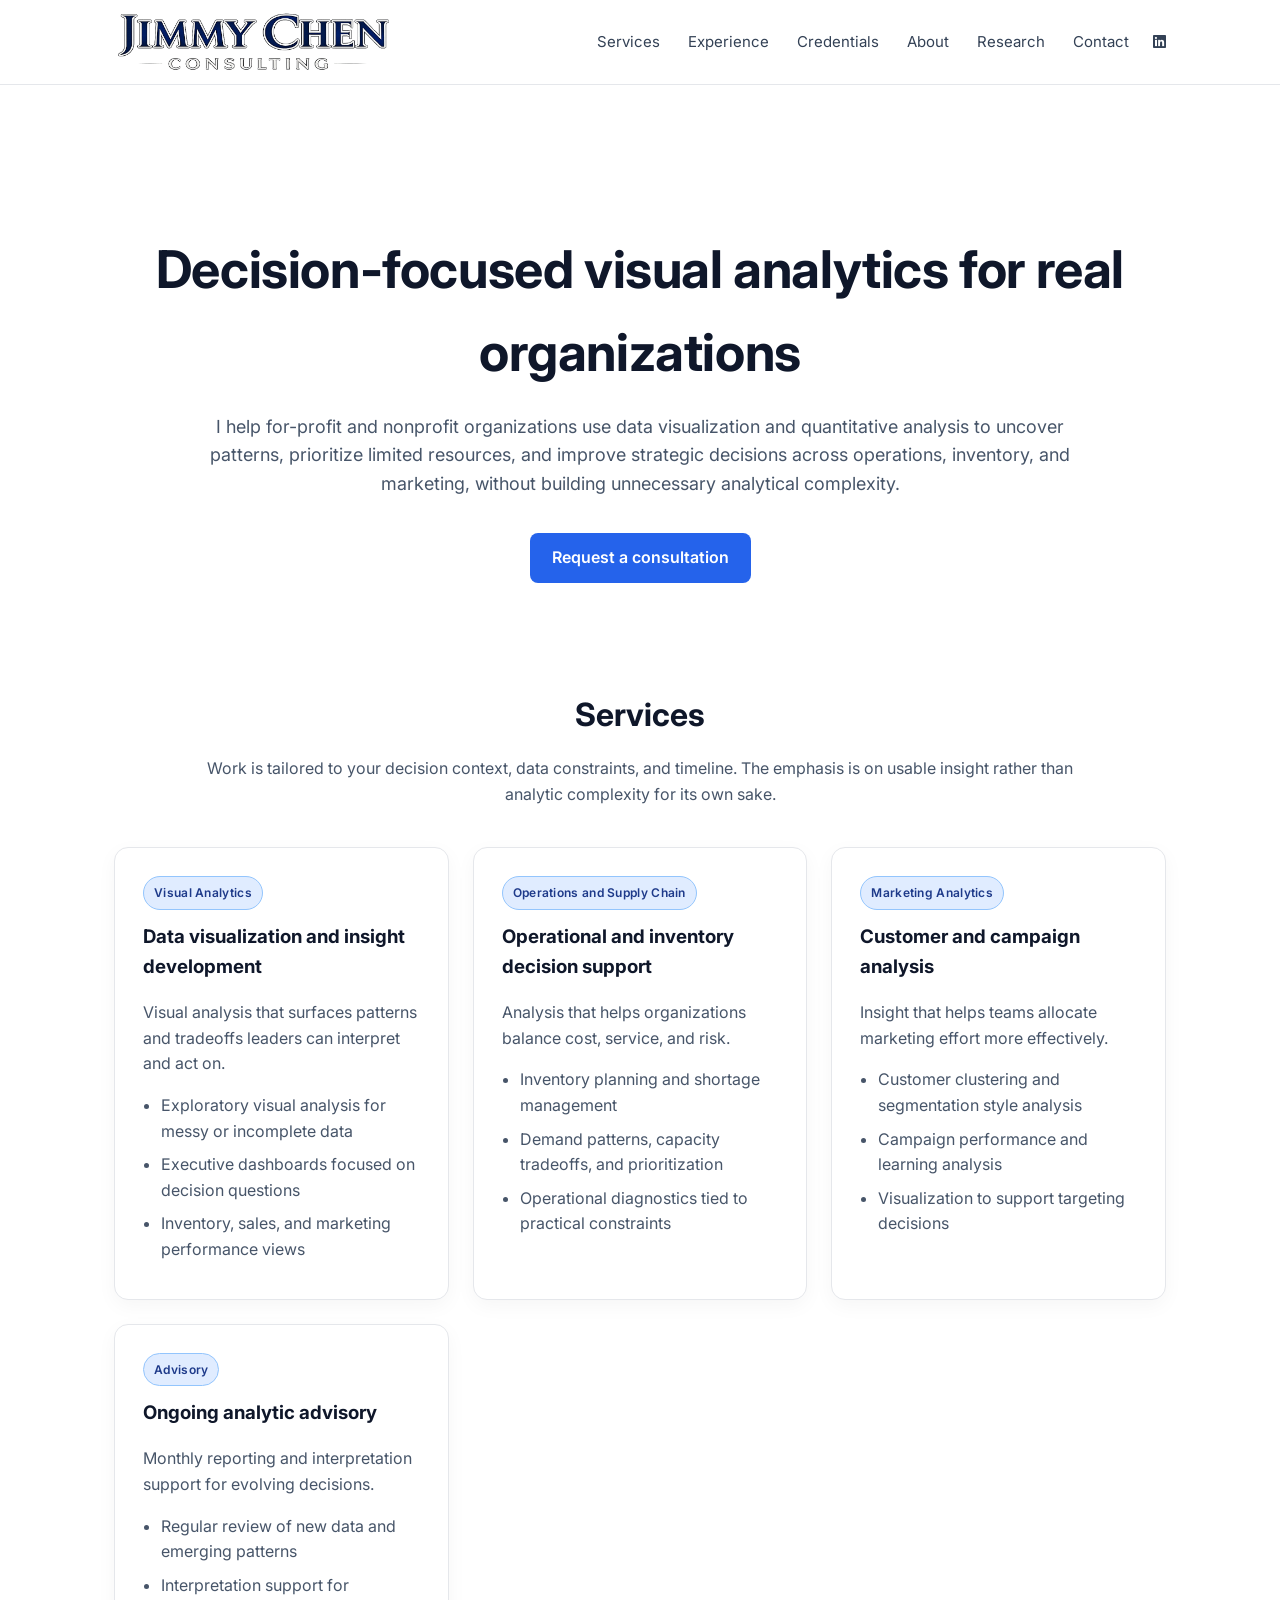
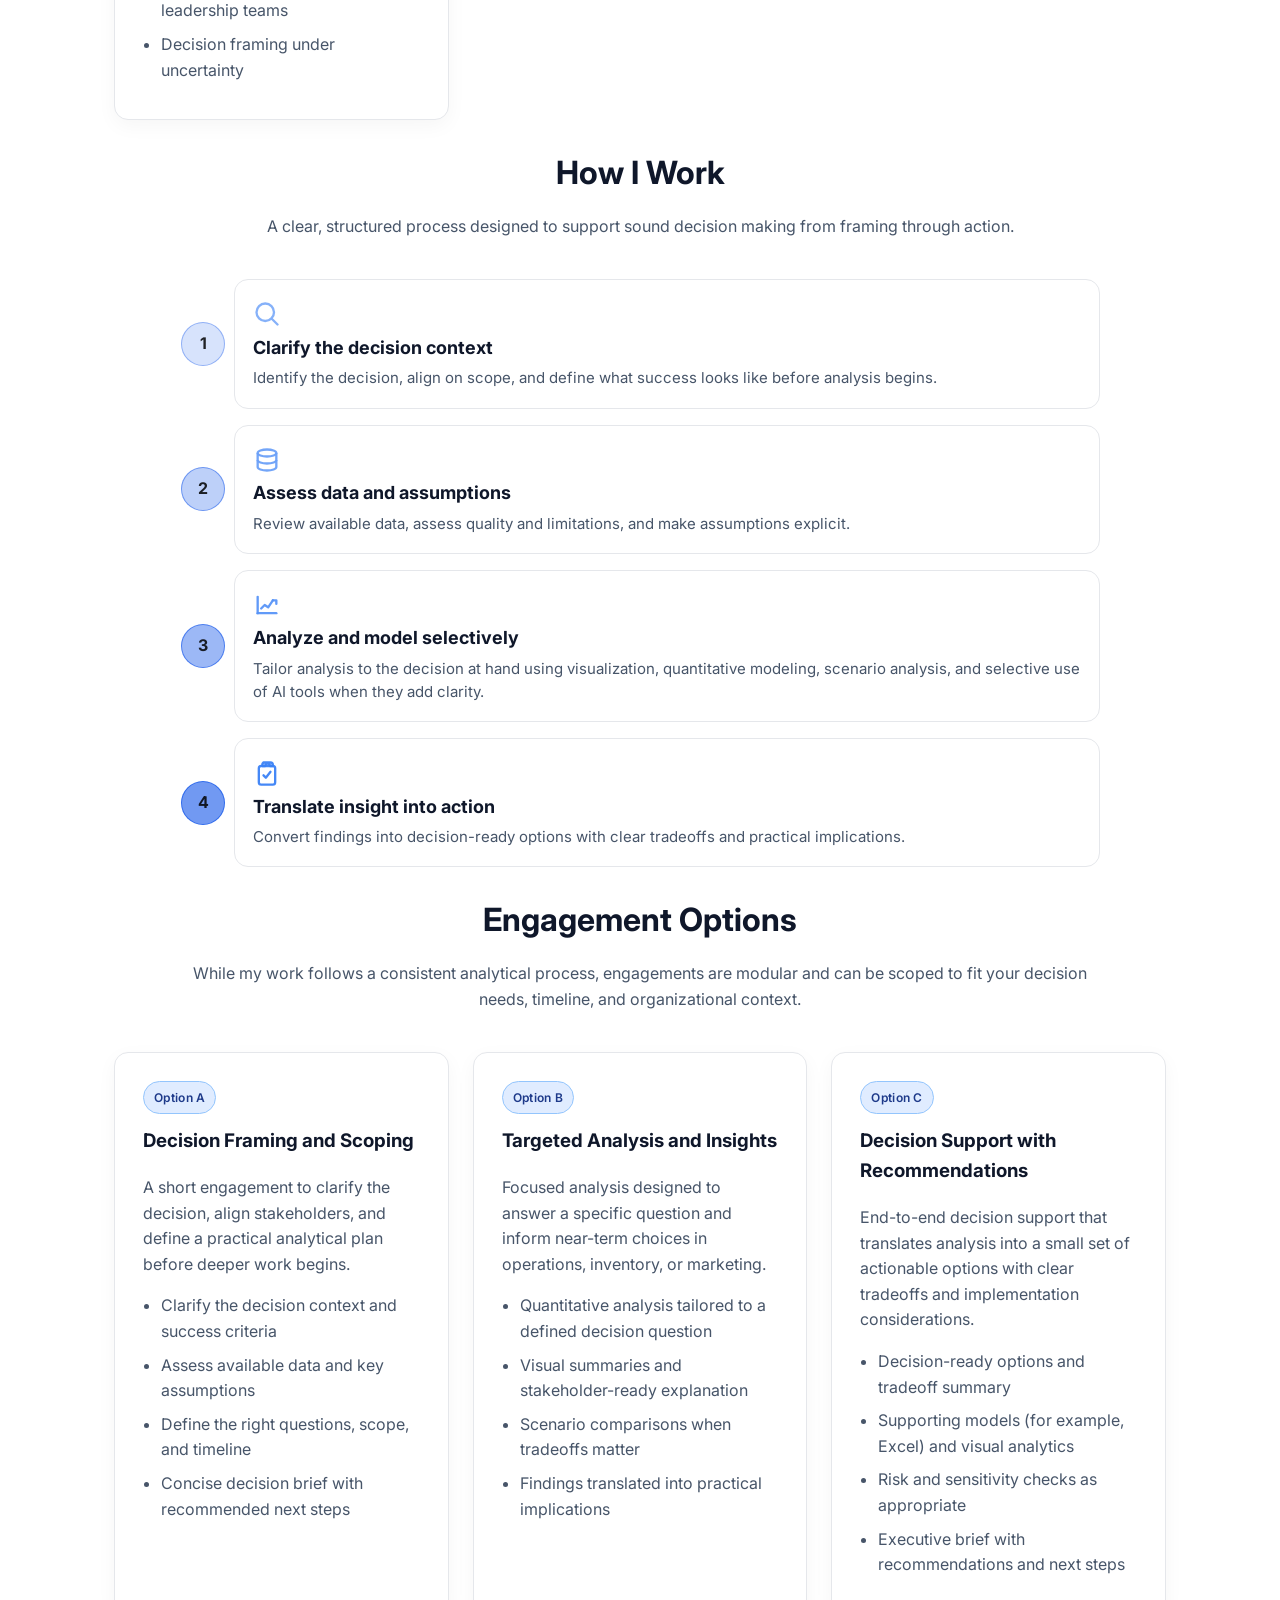
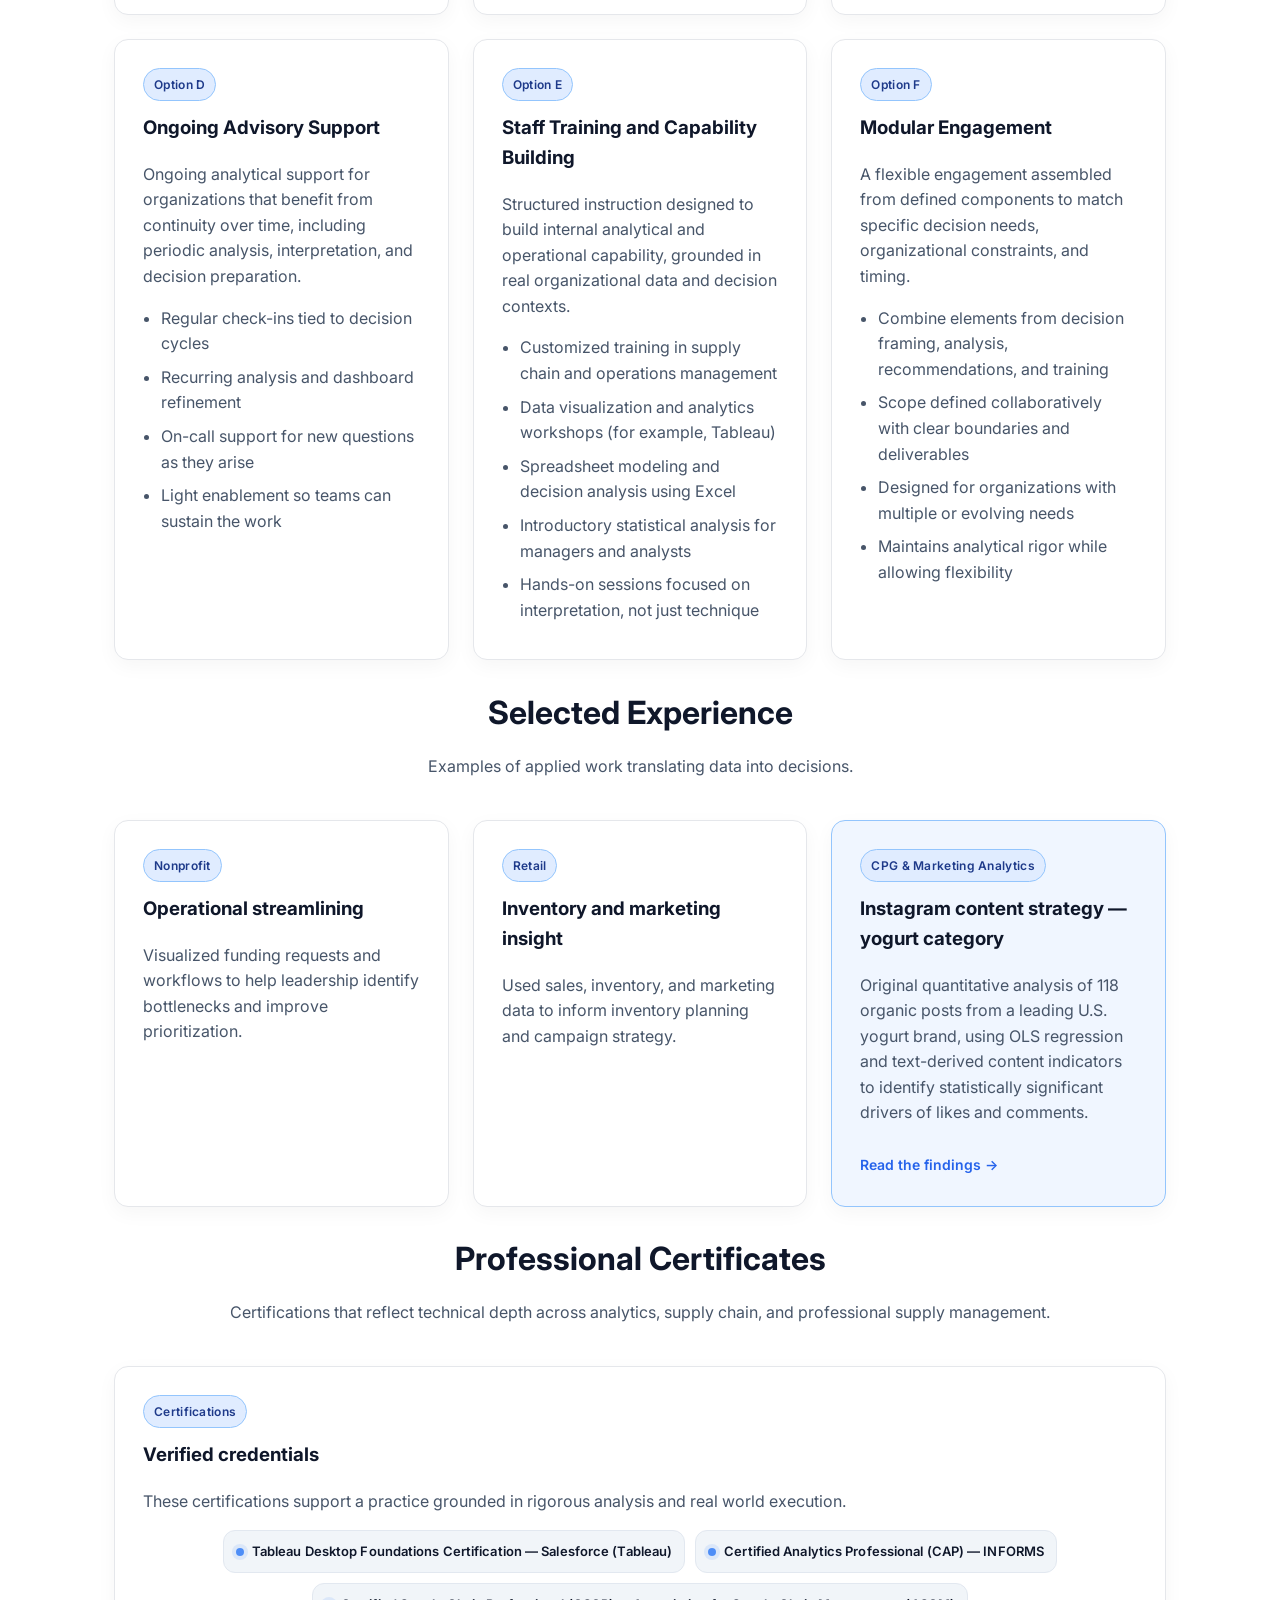
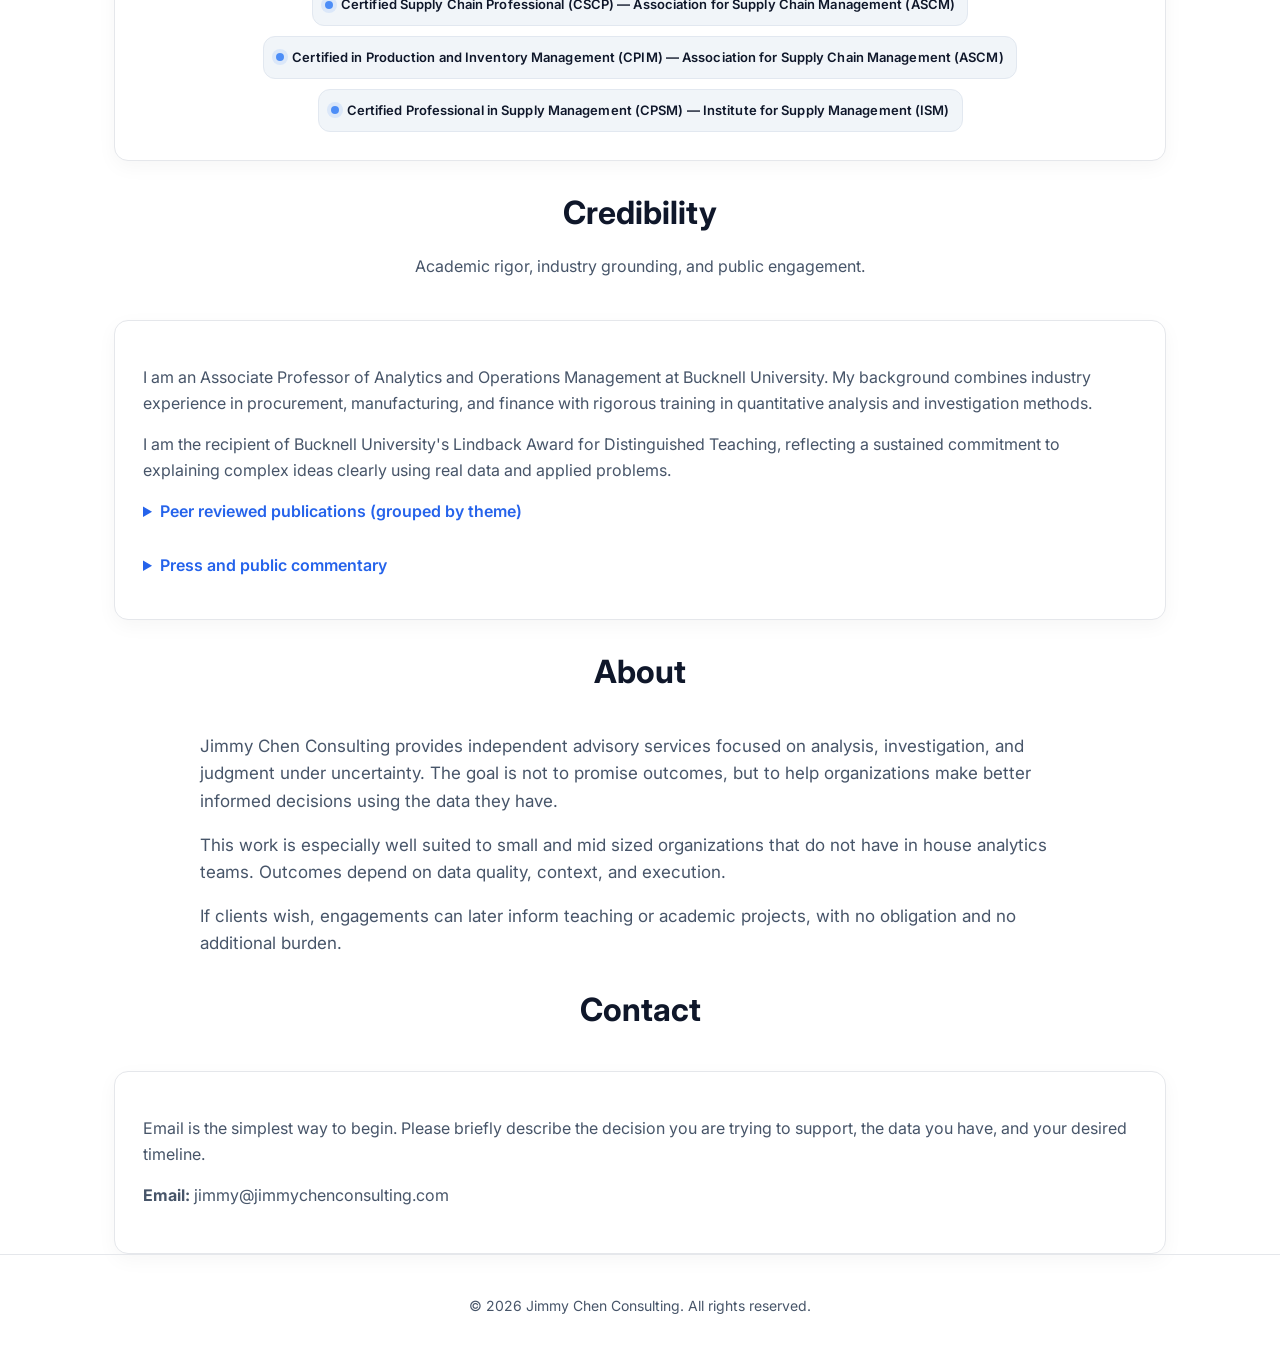
<file: index.html>
<!DOCTYPE html>
<html lang="en">
<head>
  <meta charset="UTF-8" />
  <meta name="viewport" content="width=device-width, initial-scale=1" />
  <title>Jimmy Chen Consulting | Decision-Focused Visual Analytics</title>
  <meta name="description" content="Decision-focused consulting in visual analytics, operations, and supply chain strategy. Practical analysis, clear insight, and judgment under uncertainty." />
  <link rel="icon" type="image/png" href="favicon.png">
  <link rel="preconnect" href="https://fonts.googleapis.com">
  <link rel="preconnect" href="https://fonts.gstatic.com" crossorigin>
  <link href="https://fonts.googleapis.com/css2?family=Inter:wght@300;400;500;600;700&display=swap" rel="stylesheet">





<!-- Google tag (gtag.js) -->
<script async src="https://www.googletagmanager.com/gtag/js?id=G-E4YQM0SHQY"></script>
<script>
  window.dataLayer = window.dataLayer || [];
  function gtag(){dataLayer.push(arguments);}
  gtag('js', new Date());

  gtag('config', 'G-E4YQM0SHQY');
</script>










  <style>
    :root {
      --bg: #ffffff;
      --card: #f8fafc;
      --accent: #2563eb;
      --text: #0f172a;
      --muted: #475569;
      --border: #e5e7eb;
    }

    * { box-sizing: border-box; }
    body {
      margin: 0;
      font-family: Inter, system-ui, -apple-system, Segoe UI, Roboto, Arial, sans-serif;
      background: var(--bg);
      color: var(--text);
      line-height: 1.6;
    }

    a { color: inherit; text-decoration: none; }

    .container {
      max-width: 1100px;
      margin: 0 auto;
      padding: 0 24px;
    }

    header {
      position: sticky;
      top: 0;
      background: rgba(255,255,255,0.9);
      backdrop-filter: blur(10px);
      border-bottom: 1px solid var(--border);
      z-index: 10;
    }

    .nav {
      display: flex;
      justify-content: space-between;
      align-items: center;
      height: 84px;
    }

    .nav-links a {
      margin-left: 24px;
      color: #334155;
      font-size: 15px;
    }

    .hero {
      padding: 100px 0 80px;
      text-align: center;
    }

    .hero h1 {
      font-size: clamp(32px, 5vw, 52px);
      margin-bottom: 18px;
      letter-spacing: -0.4px;
    }

    .hero p {
      color: var(--muted);
      max-width: 860px;
      margin: 0 auto 34px;
      font-size: 18px;
    }

    .btn-primary {
      background: var(--accent);
      padding: 12px 22px;
      border-radius: 8px;
      font-weight: 600;
      display: inline-block;
      color: #ffffff;
    }

    section { padding: 80px 0; }

    .section-title {
      font-size: 32px;
      margin-bottom: 36px;
      text-align: center;
    }

    .section-subtitle {
      max-width: 900px;
      margin: -20px auto 40px;
      text-align: center;
      color: var(--muted);
      font-size: 16px;
    }

    .grid {
      display: grid;
      grid-template-columns: repeat(auto-fit, minmax(260px, 1fr));
      gap: 24px;
    }

    .card {
      background: #ffffff;
      border: 1px solid var(--border);
      border-radius: 14px;
      padding: 28px;
      box-shadow: 0 6px 20px rgba(0,0,0,0.04);
    }

    .card h3 { margin-top: 0; }

    .card p { color: var(--muted); }

    .pill {
      display: inline-block;
      font-size: 12px;
      font-weight: 600;
      letter-spacing: 0.3px;
      color: #1e3a8a;
      background: #e0ecff;
      border: 1px solid #93c5fd;
      padding: 6px 10px;
      border-radius: 999px;
      margin-bottom: 12px;
    }

    .list {
      margin: 12px 0 0;
      padding-left: 18px;
      color: var(--muted);
    }

    .list li { margin: 8px 0; }

    .about {
      max-width: 880px;
      margin: 0 auto;
      color: var(--muted);
      font-size: 17px;
    }

    details {
      margin-top: 16px;
    }

    details summary {
      cursor: pointer;
      font-weight: 600;
      color: var(--accent);
      margin-bottom: 12px;
    }

    footer {
      border-top: 1px solid var(--border);
      padding: 40px 0;
      text-align: center;
      color: var(--muted);
      font-size: 14px;
    }
  
    .logo { display: flex; align-items: center; }
    .site-logo { height: 64px; width: auto; }

    .certs {
      display: flex;
      flex-wrap: wrap;
      gap: 10px;
      justify-content: center;
      margin-top: 14px;
    }

    .cert {
      display: inline-flex;
      align-items: center;
      gap: 8px;
      padding: 10px 12px;
      border-radius: 12px;
      background: #f1f5f9;
      border: 1px solid #e2e8f0;
      color: #0f172a;
      font-size: 13px;
      font-weight: 600;
      letter-spacing: 0.1px;
      white-space: nowrap;
    }

    .cert-dot {
      width: 8px;
      height: 8px;
      border-radius: 999px;
      background: rgba(59,130,246,0.9);
      box-shadow: 0 0 0 4px rgba(59,130,246,0.12);
    }
	
	/* Process infographic (vertical timeline style) */
	.process-wrap { max-width: 920px; margin: 0 auto; }

	.process-list {
	  display: grid;
	  gap: 16px;
	  position: relative;
	  padding-left: 54px;
	  margin-top: 28px;
	}

	.process-list::before {
	  content: "";
	  position: absolute;
	  left: 22px;
	  top: 8px;
	  bottom: 8px;
	  width: 2px;
	  background: repeating-linear-gradient(
		to bottom,
		rgba(59,130,246,0.75) 0 6px,
		transparent 6px 14px
	  );
	  opacity: 0.7;
	}

	.process-item {
	  background: rgba(255,255,255,0.03);
	  border: 1px solid var(--border);
	  border-radius: 14px;
	  padding: 18px;
	  position: relative;
	}

	.process-step {
	  position: absolute;
	  left: -54px;
	  top: 50%;
	  transform: translateY(-50%);
	  width: 44px;
	  height: 44px;
	  border-radius: 999px;
	  background: rgba(59,130,246,0.18);
	  border: 1px solid rgba(59,130,246,0.45);
	  display: grid;
	  place-items: center;
	  font-weight: 700;
color: rgba(0,0,0,0.85);
	}

/* Remove inner frame so each step has only one border */
.process-row {
  background: transparent;
  border: none;
  border-radius: 0;
  padding: 0;
  box-shadow: none;
}





	.process-icon { width: 28px; height: 28px; margin-top: 2px; color: rgba(59,130,246,0.95); }

	.process-title { margin: 0; font-size: 18px; line-height: 1.35; }

	.process-desc { margin: 6px 0 0; color: var(--muted); font-size: 15px; line-height: 1.55; }

/* Progressive darkening by step number */
.step-1 .process-step {
  background: rgba(37,99,235,0.18);
  border-color: rgba(37,99,235,0.40);
}

.step-2 .process-step {
  background: rgba(37,99,235,0.30);
  border-color: rgba(37,99,235,0.55);
}

.step-3 .process-step {
  background: rgba(37,99,235,0.45);
  border-color: rgba(37,99,235,0.70);
}

.step-4 .process-step {
  background: rgba(37,99,235,0.65);
  border-color: rgba(37,99,235,0.85);
}

.step-1 .process-icon { opacity: 0.65; }
.step-2 .process-icon { opacity: 0.75; }
.step-3 .process-icon { opacity: 0.85; }
.step-4 .process-icon { opacity: 1; }



	@media (max-width: 520px) {
	  .process-list { padding-left: 48px; }
	  .process-list::before { left: 20px; }
	  .process-step { left: -48px; width: 40px; height: 40px; }
	}
	
	.process-list::before {
  display: none;
}


  </style>
</head>

<body>

<header>
<link rel="stylesheet"
      href="https://cdnjs.cloudflare.com/ajax/libs/font-awesome/6.5.0/css/all.min.css">

  <div class="container nav">
    <div class="logo"><img src="images/JCC_logo.png" class="site-logo" alt="Jimmy Chen Consulting logo"></div>
<div class="nav-links">
  <a href="#services">Services</a>
  <a href="#experience">Experience</a>
  <a href="#credentials">Credentials</a>
  <a href="#about">About</a>
  <a href="research.html">Research</a>
  <a href="#contact">Contact</a>

  <a href="https://www.linkedin.com/in/chun-miin-jimmy-chen-91302421/"
     target="_blank"
     rel="noopener"
     aria-label="LinkedIn profile"
     style="margin-left: 20px;">
    <i class="fa-brands fa-linkedin"></i>
  </a>
</div>


  </div>
</header>

<main>

<section class="hero container">
  <h1>Decision-focused visual analytics for real organizations</h1>
  <p>
    I help for-profit and nonprofit organizations use data visualization and quantitative analysis to uncover patterns, prioritize limited resources, and improve strategic decisions across operations, inventory, and marketing, without building unnecessary analytical complexity.
  </p>
  <a href="#contact" class="btn-primary">Request a consultation</a>
</section>

<section id="services" class="container">
  <h2 class="section-title">Services</h2>
  <p class="section-subtitle">
    Work is tailored to your decision context, data constraints, and timeline.
    The emphasis is on usable insight rather than analytic complexity for its own sake.
  </p>

  <div class="grid">
    <div class="card">
      <div class="pill">Visual Analytics</div>
      <h3>Data visualization and insight development</h3>
      <p>
        Visual analysis that surfaces patterns and tradeoffs leaders can interpret and act on.
      </p>
      <ul class="list">
        <li>Exploratory visual analysis for messy or incomplete data</li>
        <li>Executive dashboards focused on decision questions</li>
        <li>Inventory, sales, and marketing performance views</li>
      </ul>
    </div>

    <div class="card">
      <div class="pill">Operations and Supply Chain</div>
      <h3>Operational and inventory decision support</h3>
      <p>
        Analysis that helps organizations balance cost, service, and risk.
      </p>
      <ul class="list">
        <li>Inventory planning and shortage management</li>
        <li>Demand patterns, capacity tradeoffs, and prioritization</li>
        <li>Operational diagnostics tied to practical constraints</li>
      </ul>
    </div>

    <div class="card">
      <div class="pill">Marketing Analytics</div>
      <h3>Customer and campaign analysis</h3>
      <p>
        Insight that helps teams allocate marketing effort more effectively.
      </p>
      <ul class="list">
        <li>Customer clustering and segmentation style analysis</li>
        <li>Campaign performance and learning analysis</li>
        <li>Visualization to support targeting decisions</li>
      </ul>
    </div>

    <div class="card">
      <div class="pill">Advisory</div>
      <h3>Ongoing analytic advisory</h3>
      <p>
        Monthly reporting and interpretation support for evolving decisions.
      </p>
      <ul class="list">
        <li>Regular review of new data and emerging patterns</li>
        <li>Interpretation support for leadership teams</li>
        <li>Decision framing under uncertainty</li>
      </ul>
    </div>
  </div>
</section>




<section id="process" class="container">
  <h2 class="section-title">How I Work</h2>
  <p class="section-subtitle">
    A clear, structured process designed to support sound decision making from framing through action.
  </p>

  <div class="process-wrap">
    <div class="process-list">

	  <div class="process-item step-1">

        <div class="process-step">1</div>
        <div class="process-row">
          <svg class="process-icon" viewBox="0 0 24 24" fill="none" aria-hidden="true">
            <path d="M10.5 18a7.5 7.5 0 1 1 0-15 7.5 7.5 0 0 1 0 15Z" stroke="currentColor" stroke-width="2" stroke-linecap="round"/>
            <path d="M16.5 16.5 21 21" stroke="currentColor" stroke-width="2" stroke-linecap="round"/>
          </svg>
          <div>
            <h3 class="process-title">Clarify the decision context</h3>
            <p class="process-desc">Identify the decision, align on scope, and define what success looks like before analysis begins.</p>
          </div>
		  </div>
        </div>


      
	  <div class="process-item step-2">

        <div class="process-step">2</div>
        <div class="process-row">
          <svg class="process-icon" viewBox="0 0 24 24" fill="none" aria-hidden="true">
            <path d="M12 3c4.4 0 8 1.34 8 3s-3.6 3-8 3-8-1.34-8-3 3.6-3 8-3Z" stroke="currentColor" stroke-width="2"/>
            <path d="M4 6v6c0 1.66 3.58 3 8 3s8-1.34 8-3V6" stroke="currentColor" stroke-width="2"/>
            <path d="M4 12v6c0 1.66 3.58 3 8 3s8-1.34 8-3v-6" stroke="currentColor" stroke-width="2"/>
          </svg>
          <div>
            <h3 class="process-title">Assess data and assumptions</h3>
            <p class="process-desc">Review available data, assess quality and limitations, and make assumptions explicit.</p>
          </div>
		   </div>
        </div>
     

     
	  <div class="process-item step-3">

        <div class="process-step">3</div>
        <div class="process-row">
          <svg class="process-icon" viewBox="0 0 24 24" fill="none" aria-hidden="true">
            <path d="M4 19V5" stroke="currentColor" stroke-width="2" stroke-linecap="round"/>
            <path d="M4 19h16" stroke="currentColor" stroke-width="2" stroke-linecap="round"/>
            <path d="M7 15l3-3 3 2 4-6" stroke="currentColor" stroke-width="2" stroke-linecap="round" stroke-linejoin="round"/>
            <path d="M17 8h3v3" stroke="currentColor" stroke-width="2" stroke-linecap="round" stroke-linejoin="round"/>
          </svg>
          <div>
            <h3 class="process-title">Analyze and model selectively</h3>
            <p class="process-desc">Tailor analysis to the decision at hand using visualization, quantitative modeling, scenario analysis, and selective use of AI tools when they add clarity.</p>
          </div>
		   </div>
        </div>
      

      
	  <div class="process-item step-4">

        <div class="process-step">4</div>
        <div class="process-row">
          <svg class="process-icon" viewBox="0 0 24 24" fill="none" aria-hidden="true">
            <path d="M9 3h6a2 2 0 0 1 2 2v1h-2.5a2 2 0 0 0-4 0H8V5a2 2 0 0 1 2-2Z" stroke="currentColor" stroke-width="2" stroke-linejoin="round"/>
            <path d="M7 6h10a2 2 0 0 1 2 2v12a2 2 0 0 1-2 2H7a2 2 0 0 1-2-2V8a2 2 0 0 1 2-2Z" stroke="currentColor" stroke-width="2"/>
            <path d="m9 14 2 2 4-5" stroke="currentColor" stroke-width="2" stroke-linecap="round" stroke-linejoin="round"/>
          </svg>
          <div>
            <h3 class="process-title">Translate insight into action</h3>
            <p class="process-desc">Convert findings into decision-ready options with clear tradeoffs and practical implications.</p>
          </div>
        </div>
		 </div>
      

    </div>
  </div>
</section>



<section id="engagements" class="container">
  <h2 class="section-title">Engagement Options</h2>
  <p class="section-subtitle">
    While my work follows a consistent analytical process, engagements are modular and can be scoped to fit your
    decision needs, timeline, and organizational context.
  </p>

  <div class="grid">
    <div class="card">
      <div class="pill">Option A</div>
      <h3>Decision Framing and Scoping</h3>
      <p>
        A short engagement to clarify the decision, align stakeholders, and define a practical analytical plan
        before deeper work begins.
      </p>
      <ul class="list">
        <li>Clarify the decision context and success criteria</li>
        <li>Assess available data and key assumptions</li>
        <li>Define the right questions, scope, and timeline</li>
        <li>Concise decision brief with recommended next steps</li>
      </ul>
    </div>

    <div class="card">
      <div class="pill">Option B</div>
      <h3>Targeted Analysis and Insights</h3>
      <p>
        Focused analysis designed to answer a specific question and inform near-term choices in operations,
        inventory, or marketing.
      </p>
      <ul class="list">
        <li>Quantitative analysis tailored to a defined decision question</li>
        <li>Visual summaries and stakeholder-ready explanation</li>
        <li>Scenario comparisons when tradeoffs matter</li>
        <li>Findings translated into practical implications</li>
      </ul>
    </div>

    <div class="card">
      <div class="pill">Option C</div>
      <h3>Decision Support with Recommendations</h3>
      <p>
        End-to-end decision support that translates analysis into a small set of actionable options with clear
        tradeoffs and implementation considerations.
      </p>
      <ul class="list">
        <li>Decision-ready options and tradeoff summary</li>
        <li>Supporting models (for example, Excel) and visual analytics</li>
        <li>Risk and sensitivity checks as appropriate</li>
        <li>Executive brief with recommendations and next steps</li>
      </ul>
    </div>

    <div class="card">
      <div class="pill">Option D</div>
      <h3>Ongoing Advisory Support</h3>
      <p>
        Ongoing analytical support for organizations that benefit from continuity over time, including periodic
        analysis, interpretation, and decision preparation.
      </p>
      <ul class="list">
        <li>Regular check-ins tied to decision cycles</li>
        <li>Recurring analysis and dashboard refinement</li>
        <li>On-call support for new questions as they arise</li>
        <li>Light enablement so teams can sustain the work</li>
      </ul>
    </div>

    <div class="card">
      <div class="pill">Option E</div>
      <h3>Staff Training and Capability Building</h3>
      <p>
        Structured instruction designed to build internal analytical and operational capability, grounded in
        real organizational data and decision contexts.
      </p>
      <ul class="list">
        <li>Customized training in supply chain and operations management</li>
        <li>Data visualization and analytics workshops (for example, Tableau)</li>
        <li>Spreadsheet modeling and decision analysis using Excel</li>
        <li>Introductory statistical analysis for managers and analysts</li>
        <li>Hands-on sessions focused on interpretation, not just technique</li>
      </ul>
    </div>
	
	<div class="card">
  <div class="pill">Option F</div>
  <h3>Modular Engagement</h3>
  <p>
    A flexible engagement assembled from defined components to match specific decision needs,
    organizational constraints, and timing.
  </p>
  <ul class="list">
    <li>Combine elements from decision framing, analysis, recommendations, and training</li>
    <li>Scope defined collaboratively with clear boundaries and deliverables</li>
    <li>Designed for organizations with multiple or evolving needs</li>
    <li>Maintains analytical rigor while allowing flexibility</li>
  </ul>
</div>

	
	
	
	
  </div>
</section>










<!--
<section id="process" class="container">
  <h2 class="section-title">How I Work</h2>
	<p class="section-subtitle">
	  Engagements follow a clear, structured process designed to support sound
	  decision making from framing through action.
	</p>

  <div class="grid">
    <div class="card">
      <div class="pill">Step 1</div>
      <h3>Clarify the decision context</h3>
      <p>
        We begin by identifying the decision to be made, who will make it, and the
        constraints involved. The focus is on defining success and aligning on scope
        before analysis begins.
      </p>
    </div>

    <div class="card">
      <div class="pill">Step 2</div>
      <h3>Assess data and assumptions</h3>
      <p>
        I review available data sources, assess quality and limitations, and make
        assumptions explicit so tradeoffs are understood from the outset.
      </p>
    </div>

    <div class="card">
      <div class="pill">Step 3</div>
      <h3>Analyze and model selectively</h3>
      <p>
        Analysis is tailored to the decision at hand and may include visualization,
        quantitative modeling, scenario analysis, and selective use of AI tools when
        they add clarity.
      </p>
    </div>

	<div class="card">
	  <div class="pill">Step 4</div>
	  <h3>Translate insight into decisions and action</h3>
	  <p>
		Findings are translated into a small number of decision-ready options, with clear
		tradeoffs and practical implications. Deliverables are designed to support action,
		communication, and follow through within the organization.
	  </p>
	</div>


  </div>
</section>
-->


<section id="experience" class="container">
  <h2 class="section-title">Selected Experience</h2>
  <p class="section-subtitle">
    Examples of applied work translating data into decisions.
  </p>

  <div class="grid">
    <div class="card">
      <div class="pill">Nonprofit</div>
      <h3>Operational streamlining</h3>
      <p>
        Visualized funding requests and workflows to help leadership identify bottlenecks
        and improve prioritization.
      </p>
    </div>

    <div class="card">
      <div class="pill">Retail</div>
      <h3>Inventory and marketing insight</h3>
      <p>
        Used sales, inventory, and marketing data to inform inventory planning
        and campaign strategy.
      </p>
    </div>

    <div class="card" style="border-color: #93c5fd; background: #f0f6ff;">
      <div class="pill">CPG &amp; Marketing Analytics</div>
      <h3>Instagram content strategy — yogurt category</h3>
      <p>
        Original quantitative analysis of 118 organic posts from a leading U.S. yogurt brand,
        using OLS regression and text-derived content indicators to identify statistically
        significant drivers of likes and comments.
      </p>
      <a href="research.html" style="display: inline-block; margin-top: 12px; font-size: 14px; font-weight: 600; color: #2563eb;">
        Read the findings &rarr;
      </a>
    </div>
  </div>
</section>


<section id="credentials" class="container">
  <h2 class="section-title">Professional Certificates</h2>
  <p class="section-subtitle">
    Certifications that reflect technical depth across analytics, supply chain, and professional supply management.
  </p>

  <div class="card">
    <div class="pill">Certifications</div>
    <h3>Verified credentials</h3>
    <p>
      These certifications support a practice grounded in rigorous analysis and real world execution.
    </p>
<div class="certs" aria-label="Professional certifications">
  <span class="cert">
    <span class="cert-dot" aria-hidden="true"></span>
    Tableau Desktop Foundations Certification — Salesforce (Tableau)
  </span>

  <span class="cert">
    <span class="cert-dot" aria-hidden="true"></span>
    Certified Analytics Professional (CAP) — INFORMS
  </span>

  <span class="cert">
    <span class="cert-dot" aria-hidden="true"></span>
    Certified Supply Chain Professional (CSCP) — Association for Supply Chain Management (ASCM)
  </span>

  <span class="cert">
    <span class="cert-dot" aria-hidden="true"></span>
    Certified in Production and Inventory Management (CPIM) — Association for Supply Chain Management (ASCM)
  </span>

  <span class="cert">
    <span class="cert-dot" aria-hidden="true"></span>
    Certified Professional in Supply Management (CPSM) — Institute for Supply Management (ISM)
  </span>
</div>

  </div>
</section>

<section id="credibility" class="container">
  <h2 class="section-title">Credibility</h2>
  <p class="section-subtitle">
    Academic rigor, industry grounding, and public engagement.
  </p>

  <div class="card">
    <p>
      I am an Associate Professor of Analytics and Operations Management at Bucknell University.
      My background combines industry experience in procurement, manufacturing, and finance
      with rigorous training in quantitative analysis and investigation methods.
    </p>

    <p>
      I am the recipient of Bucknell University's Lindback Award for Distinguished Teaching,
      reflecting a sustained commitment to explaining complex ideas clearly using real data
      and applied problems.
    </p>

    <details>
      <summary>Peer reviewed publications (grouped by theme)</summary>
      <p><strong>Supply Chain and Operations</strong></p>
      <ul class="list">
        <li>Inventory allocation, fulfillment lead time, capacity decisions</li>
        <li>Shipment sizing and logistics modeling</li>
      </ul>
      <p><strong>Healthcare and Public Policy</strong></p>
      <ul class="list">
        <li>Telehealth utilization and access disparities</li>
        <li>Vaccine distribution and wait time management</li>
      </ul>
      <p><strong>Ethics and Governance</strong></p>
      <ul class="list">
        <li>Ethical challenges for same day delivery contractors</li>
      </ul>
      <p><strong>Analytics Education</strong></p>
      <ul class="list">
        <li>Applied analytics tools and decision focused learning designs</li>
      </ul>
    </details>

    <details>
      <summary>Press and public commentary</summary>
      <ul class="list">
        <li>WITF – Supply chain disruptions and consumer impact</li>
        <li>The Philadelphia Inquirer – Baby formula shortages</li>
        <li>Modern Materials Handling – Logistics and materials strategy</li>
        <li>FOX and regional media – Retail and operations insights</li>
      </ul>
    </details>
  </div>
</section>

<section id="about" class="container">
  <h2 class="section-title">About</h2>
  <div class="about">
    <p>
      Jimmy Chen Consulting provides independent advisory services focused on analysis,
      investigation, and judgment under uncertainty. The goal is not to promise outcomes,
      but to help organizations make better informed decisions using the data they have.
    </p>

    <p>
      This work is especially well suited to small and mid sized organizations that do not
      have in house analytics teams. Outcomes depend on data quality, context, and execution.
    </p>

    <p>
      If clients wish, engagements can later inform teaching or academic projects, with no
      obligation and no additional burden.
    </p>
  </div>
</section>

<section id="contact" class="container">
  <h2 class="section-title">Contact</h2>
  <div class="card">
    <p>
      Email is the simplest way to begin. Please briefly describe the decision you are trying
      to support, the data you have, and your desired timeline.
    </p>
    <p><strong>Email:</strong> jimmy@jimmychenconsulting.com</p>
  </div>
</section>

</main>

<footer>
  <div class="container">
    © 2026 Jimmy Chen Consulting. All rights reserved.
  </div>
</footer>

</body>
</html>
</file>
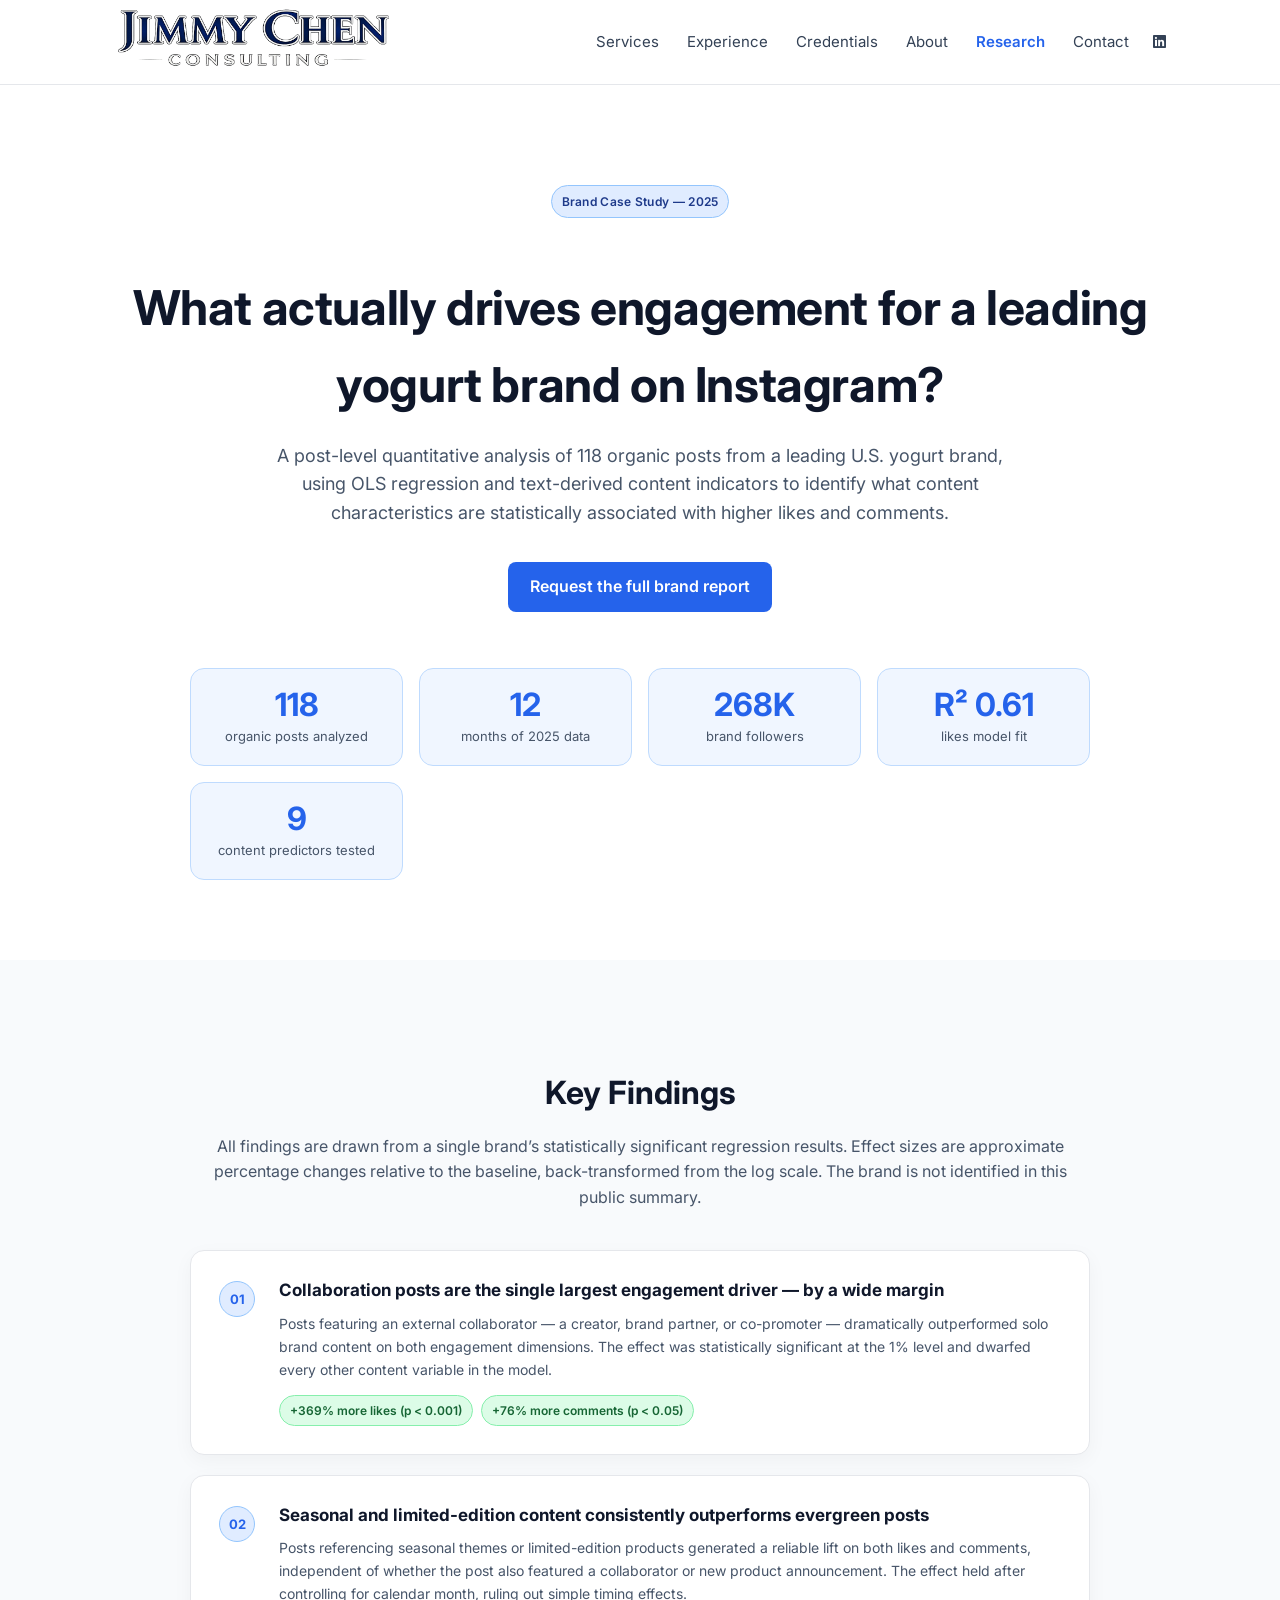
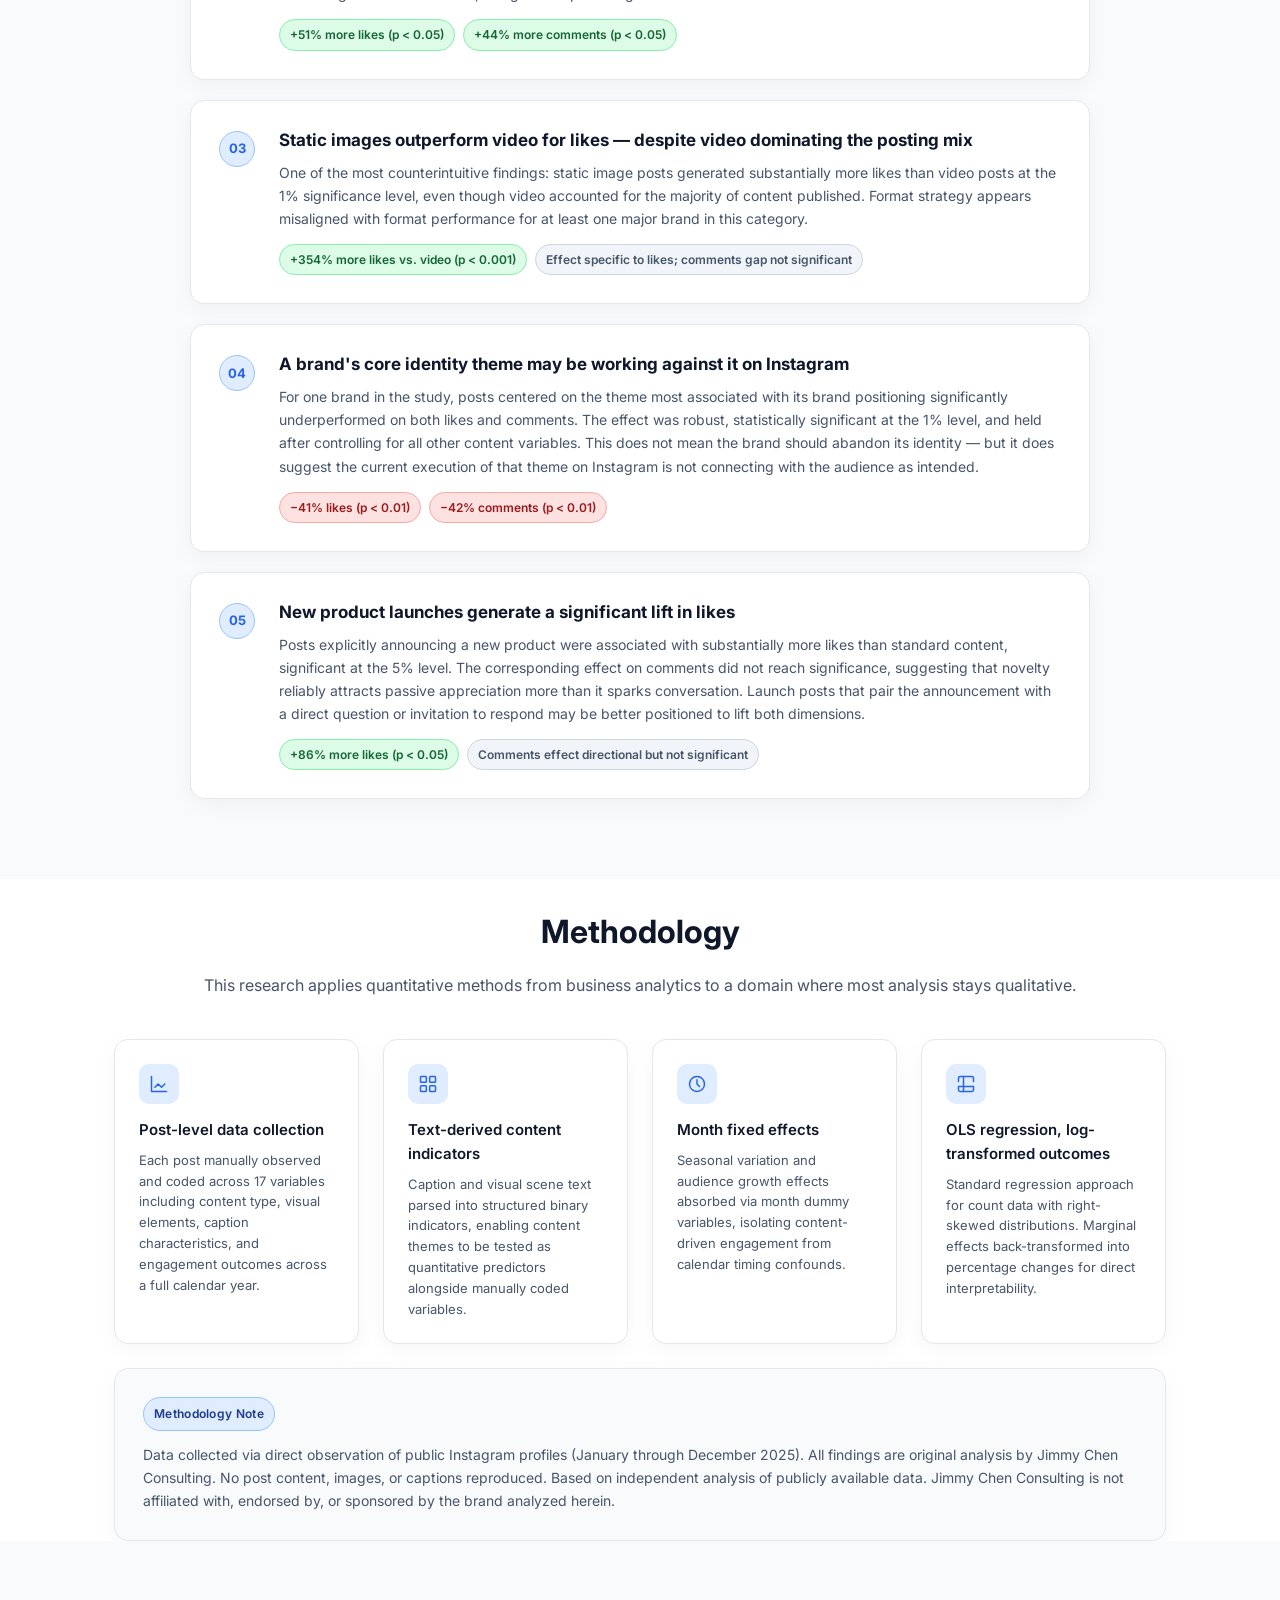
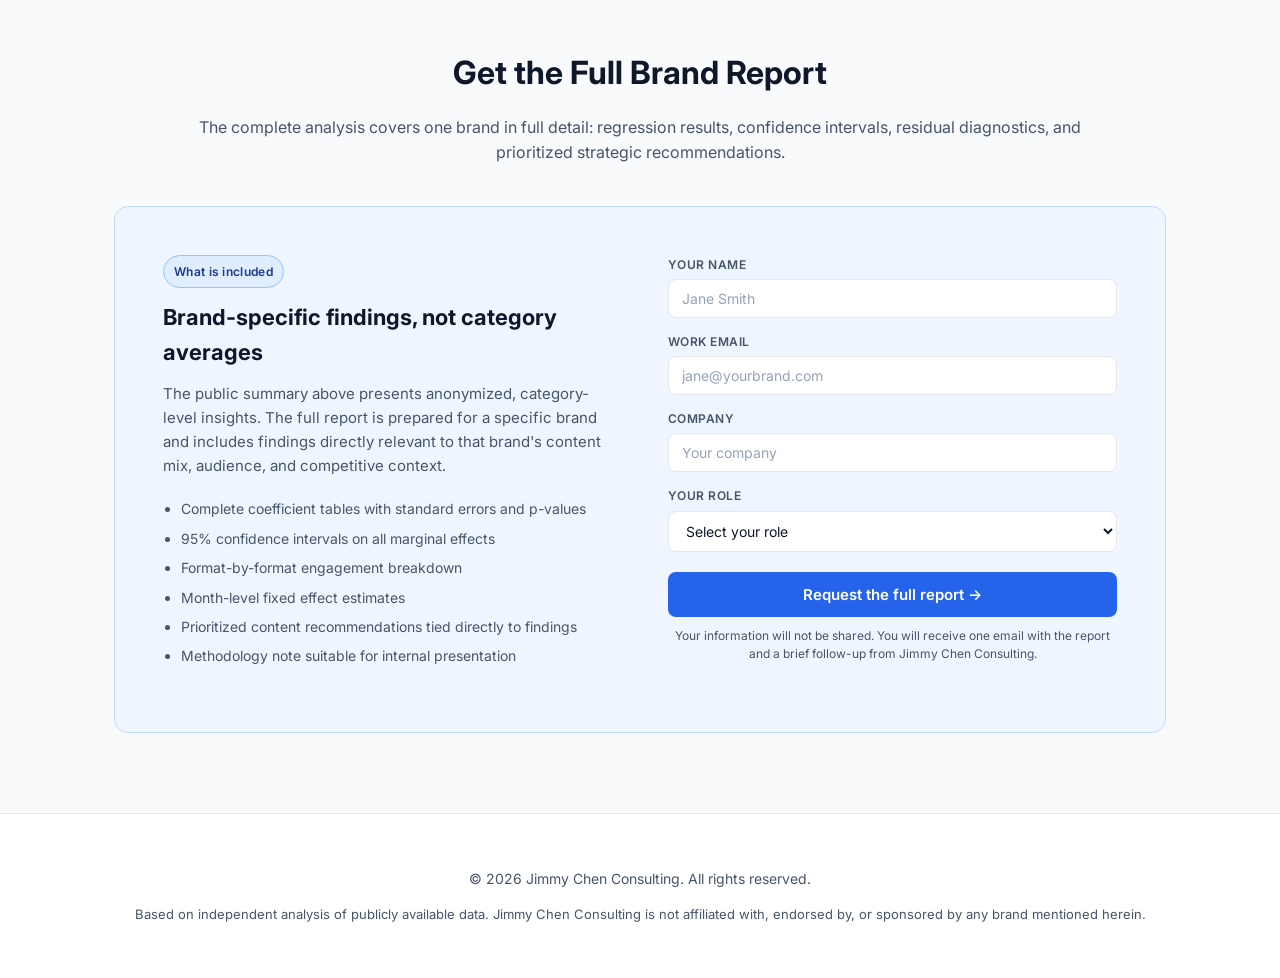
<file: research.html>
<!DOCTYPE html>
<html lang="en">
<head>
  <meta charset="UTF-8" />
  <meta name="viewport" content="width=device-width, initial-scale=1" />
  <title>Instagram Engagement Research — Jimmy Chen Consulting</title>
  <meta name="description" content="Original quantitative analysis of what drives Instagram engagement for a leading yogurt brand in 2025. Post-level data, OLS regression, actionable findings." />
  <link rel="icon" type="image/png" href="favicon.png">
  <link rel="preconnect" href="https://fonts.googleapis.com">
  <link rel="preconnect" href="https://fonts.gstatic.com" crossorigin>
  <link href="https://fonts.googleapis.com/css2?family=Inter:wght@300;400;500;600;700&display=swap" rel="stylesheet">
  <link rel="stylesheet" href="https://cdnjs.cloudflare.com/ajax/libs/font-awesome/6.5.0/css/all.min.css">

  <!-- Google tag (gtag.js) -->
  <script async src="https://www.googletagmanager.com/gtag/js?id=G-E4YQM0SHQY"></script>
  <script>
    window.dataLayer = window.dataLayer || [];
    function gtag(){dataLayer.push(arguments);}
    gtag('js', new Date());
    gtag('config', 'G-E4YQM0SHQY');
  </script>

  <style>
    /* ── EXACT TOKENS FROM index.html ───────────────────── */
    :root {
      --bg:       #ffffff;
      --card:     #f8fafc;
      --accent:   #2563eb;
      --text:     #0f172a;
      --muted:    #475569;
      --border:   #e5e7eb;
    }

    * { box-sizing: border-box; }
    body {
      margin: 0;
      font-family: Inter, system-ui, -apple-system, Segoe UI, Roboto, Arial, sans-serif;
      background: var(--bg);
      color: var(--text);
      line-height: 1.6;
    }
    a { color: inherit; text-decoration: none; }

    .container { max-width: 1100px; margin: 0 auto; padding: 0 24px; }

    /* ── HEADER (identical to index.html) ───────────────── */
    header {
      position: sticky; top: 0;
      background: rgba(255,255,255,0.9);
      backdrop-filter: blur(10px);
      border-bottom: 1px solid var(--border);
      z-index: 10;
    }
    .nav {
      display: flex;
      justify-content: space-between;
      align-items: center;
      height: 84px;
    }
    .logo { display: flex; align-items: center; }
    .site-logo { height: 64px; width: auto; }
    .nav-links a {
      margin-left: 24px;
      color: #334155;
      font-size: 15px;
    }
    .nav-links a.active { color: var(--accent); font-weight: 600; }

    /* ── SHARED LAYOUT ───────────────────────────────────── */
    section { padding: 80px 0; }
    .section-title { font-size: 32px; margin-bottom: 36px; text-align: center; }
    .section-subtitle {
      max-width: 900px; margin: -20px auto 40px;
      text-align: center; color: var(--muted); font-size: 16px;
    }
    .grid {
      display: grid;
      grid-template-columns: repeat(auto-fit, minmax(260px, 1fr));
      gap: 24px;
    }
    .card {
      background: #ffffff;
      border: 1px solid var(--border);
      border-radius: 14px;
      padding: 28px;
      box-shadow: 0 6px 20px rgba(0,0,0,0.04);
    }
    .card h3 { margin-top: 0; }
    .card p { color: var(--muted); }
    .pill {
      display: inline-block;
      font-size: 12px; font-weight: 600;
      letter-spacing: 0.3px;
      color: #1e3a8a;
      background: #e0ecff;
      border: 1px solid #93c5fd;
      padding: 6px 10px;
      border-radius: 999px;
      margin-bottom: 12px;
    }
    .list { margin: 12px 0 0; padding-left: 18px; color: var(--muted); }
    .list li { margin: 8px 0; }

    /* ── HERO ────────────────────────────────────────────── */
    .hero { padding: 100px 0 80px; text-align: center; }
    .hero h1 {
      font-size: clamp(28px, 4.5vw, 48px);
      margin-bottom: 18px;
      letter-spacing: -0.4px;
    }
    .hero p {
      color: var(--muted);
      max-width: 760px;
      margin: 0 auto 34px;
      font-size: 18px;
    }
    .btn-primary {
      background: var(--accent);
      padding: 12px 22px;
      border-radius: 8px;
      font-weight: 600;
      display: inline-block;
      color: #ffffff;
      transition: background 0.15s;
    }
    .btn-primary:hover { background: #1d4ed8; }

    /* ── STAT STRIP ──────────────────────────────────────── */
    .stat-strip {
      display: grid;
      grid-template-columns: repeat(auto-fit, minmax(180px, 1fr));
      gap: 16px;
      margin: 0 auto 0;
      max-width: 900px;
    }
    .stat-card {
      background: #f0f6ff;
      border: 1px solid #bfdbfe;
      border-radius: 14px;
      padding: 20px 24px;
      text-align: center;
    }
    .stat-n {
      font-size: 32px;
      font-weight: 700;
      color: var(--accent);
      line-height: 1;
      margin-bottom: 6px;
    }
    .stat-l {
      font-size: 13px;
      color: var(--muted);
      line-height: 1.4;
    }

    /* ── FINDINGS ────────────────────────────────────────── */
    .finding-card {
      background: #ffffff;
      border: 1px solid var(--border);
      border-radius: 14px;
      padding: 28px;
      box-shadow: 0 6px 20px rgba(0,0,0,0.04);
      display: grid;
      grid-template-columns: 40px 1fr;
      gap: 20px;
      align-items: start;
      opacity: 0;
      transform: translateY(12px);
      transition: opacity 0.45s ease, transform 0.45s ease;
    }
    .finding-card.visible { opacity: 1; transform: translateY(0); }
    .finding-num {
      font-size: 13px;
      font-weight: 700;
      color: var(--accent);
      background: #e0ecff;
      border: 1px solid #93c5fd;
      border-radius: 999px;
      width: 36px; height: 36px;
      display: flex; align-items: center; justify-content: center;
      flex-shrink: 0;
      margin-top: 2px;
    }
    .finding-card h3 {
      margin: 0 0 10px;
      font-size: 17px;
      line-height: 1.3;
      color: var(--text);
    }
    .finding-card p {
      margin: 0 0 14px;
      font-size: 14px;
      color: var(--muted);
      line-height: 1.65;
    }
    .badge-row { display: flex; flex-wrap: wrap; gap: 8px; }
    .badge {
      display: inline-flex;
      align-items: center;
      gap: 5px;
      font-size: 12px;
      font-weight: 600;
      padding: 5px 10px;
      border-radius: 999px;
    }
    .badge-pos {
      background: #dcfce7; color: #166534;
      border: 1px solid #86efac;
    }
    .badge-neg {
      background: #fee2e2; color: #991b1b;
      border: 1px solid #fca5a5;
    }
    .badge-neu {
      background: #f1f5f9; color: #475569;
      border: 1px solid #cbd5e1;
    }

    /* ── METHODOLOGY ─────────────────────────────────────── */
    .method-grid {
      display: grid;
      grid-template-columns: repeat(auto-fit, minmax(220px, 1fr));
      gap: 24px;
    }
    .method-card {
      background: #ffffff;
      border: 1px solid var(--border);
      border-radius: 14px;
      padding: 24px;
      box-shadow: 0 6px 20px rgba(0,0,0,0.04);
    }
    .method-icon {
      width: 40px; height: 40px;
      background: #e0ecff;
      border-radius: 10px;
      display: flex; align-items: center; justify-content: center;
      margin-bottom: 14px;
      color: var(--accent);
    }
    .method-icon svg {
      width: 20px; height: 20px;
      fill: none; stroke: currentColor;
      stroke-width: 1.75; stroke-linecap: round; stroke-linejoin: round;
    }
    .method-card h3 {
      font-size: 15px; font-weight: 600;
      margin: 0 0 8px; color: var(--text);
    }
    .method-card p { font-size: 13px; color: var(--muted); margin: 0; line-height: 1.6; }

    /* ── LEAD CAPTURE ─────────────────────────────────────── */
    .lead-wrap {
      background: #f0f6ff;
      border: 1px solid #bfdbfe;
      border-radius: 14px;
      padding: 48px;
      display: grid;
      grid-template-columns: 1fr 1fr;
      gap: 56px;
      align-items: start;
    }
    .lead-copy h3 {
      font-size: 22px; font-weight: 700;
      margin: 0 0 12px;
    }
    .lead-copy p { font-size: 15px; color: var(--muted); margin: 0 0 20px; line-height: 1.6; }
    .lead-copy ul { padding-left: 18px; color: var(--muted); }
    .lead-copy ul li { font-size: 14px; margin: 7px 0; }

    .lead-form {}
    .form-group { margin-bottom: 14px; }
    .form-group label {
      display: block;
      font-size: 12px; font-weight: 600;
      letter-spacing: 0.04em; text-transform: uppercase;
      color: var(--muted);
      margin-bottom: 5px;
    }
    .form-group input,
    .form-group select {
      width: 100%;
      background: #ffffff;
      border: 1px solid var(--border);
      border-radius: 8px;
      color: var(--text);
      font-family: inherit;
      font-size: 14px;
      padding: 10px 13px;
      outline: none;
      transition: border-color 0.2s, box-shadow 0.2s;
    }
    .form-group input:focus,
    .form-group select:focus {
      border-color: var(--accent);
      box-shadow: 0 0 0 3px rgba(37,99,235,0.1);
    }
    .form-group input::placeholder { color: #94a3b8; }
    .form-submit {
      width: 100%;
      background: var(--accent);
      color: #ffffff;
      font-family: inherit;
      font-size: 15px; font-weight: 600;
      padding: 13px;
      border: none;
      border-radius: 8px;
      cursor: pointer;
      margin-top: 6px;
      transition: background 0.15s;
    }
    .form-submit:hover { background: #1d4ed8; }
    .form-note {
      font-size: 12px; color: var(--muted);
      text-align: center; margin-top: 10px;
      line-height: 1.5;
    }
    .form-success {
      display: none;
      background: #dcfce7;
      border: 1px solid #86efac;
      border-radius: 10px;
      padding: 24px;
      text-align: center;
      color: #166534;
      font-size: 15px;
      line-height: 1.6;
    }

    /* ── FOOTER (identical to index.html) ───────────────── */
    footer {
      border-top: 1px solid var(--border);
      padding: 40px 0;
      text-align: center;
      color: var(--muted);
      font-size: 14px;
    }

    /* ── RESPONSIVE ──────────────────────────────────────── */
    @media (max-width: 680px) {
      .lead-wrap { grid-template-columns: 1fr; gap: 32px; padding: 28px; }
      .finding-card { grid-template-columns: 1fr; }
      .finding-num { width: 28px; height: 28px; font-size: 11px; }
    }
  </style>
</head>
<body>

<!-- HEADER — identical structure to index.html -->
<header>
  <div class="container nav">
    <div class="logo">
      <a href="index.html">
        <img src="images/JCC_logo.png" class="site-logo" alt="Jimmy Chen Consulting logo">
      </a>
    </div>
    <div class="nav-links">
      <a href="index.html#services">Services</a>
      <a href="index.html#experience">Experience</a>
      <a href="index.html#credentials">Credentials</a>
      <a href="index.html#about">About</a>
      <a href="research.html" class="active">Research</a>
      <a href="index.html#contact">Contact</a>
      <a href="https://www.linkedin.com/in/chun-miin-jimmy-chen-91302421/"
         target="_blank" rel="noopener" aria-label="LinkedIn profile"
         style="margin-left: 20px;">
        <i class="fa-brands fa-linkedin"></i>
      </a>
    </div>
  </div>
</header>

<main>

  <!-- HERO -->
  <section class="hero container">
    <div class="pill">Brand Case Study &mdash; 2025</div>
    <h1>What actually drives engagement for a leading yogurt brand on Instagram?</h1>
    <p>
      A post-level quantitative analysis of 118 organic posts from a leading U.S. yogurt brand,
      using OLS regression and text-derived content indicators to identify what content
      characteristics are statistically associated with higher likes and comments.
    </p>
    <a href="#report" class="btn-primary">Request the full brand report</a>

    <div style="margin-top: 56px;">
      <div class="stat-strip">
        <div class="stat-card">
          <div class="stat-n">118</div>
          <div class="stat-l">organic posts analyzed</div>
        </div>
        <div class="stat-card">
          <div class="stat-n">12</div>
          <div class="stat-l">months of 2025 data</div>
        </div>
        <div class="stat-card">
          <div class="stat-n">268K</div>
          <div class="stat-l">brand followers</div>
        </div>
        <div class="stat-card">
          <div class="stat-n">R&#178;&nbsp;0.61</div>
          <div class="stat-l">likes model fit</div>
        </div>
        <div class="stat-card">
          <div class="stat-n">9</div>
          <div class="stat-l">content predictors tested</div>
        </div>
      </div>
    </div>
  </section>

  <!-- KEY FINDINGS -->
  <section id="findings" style="background: var(--card); padding: 80px 0;">
    <div class="container">
      <h2 class="section-title">Key Findings</h2>
      <p class="section-subtitle">
        All findings are drawn from a single brand&#8217;s statistically significant regression results.
        Effect sizes are approximate percentage changes relative to the baseline,
        back-transformed from the log scale. The brand is not identified in this public summary.
      </p>

      <div style="display: flex; flex-direction: column; gap: 20px; max-width: 900px; margin: 0 auto;">

        <div class="finding-card">
          <div class="finding-num">01</div>
          <div>
            <h3>Collaboration posts are the single largest engagement driver — by a wide margin</h3>
            <p>Posts featuring an external collaborator — a creator, brand partner, or co-promoter — dramatically
            outperformed solo brand content on both engagement dimensions. The effect was statistically significant
            at the 1% level and dwarfed every other content variable in the model.</p>
            <div class="badge-row">
              <span class="badge badge-pos">+369% more likes (p &lt; 0.001)</span>
              <span class="badge badge-pos">+76% more comments (p &lt; 0.05)</span>
            </div>
          </div>
        </div>

        <div class="finding-card">
          <div class="finding-num">02</div>
          <div>
            <h3>Seasonal and limited-edition content consistently outperforms evergreen posts</h3>
            <p>Posts referencing seasonal themes or limited-edition products generated a reliable lift on both
            likes and comments, independent of whether the post also featured a collaborator or new product
            announcement. The effect held after controlling for calendar month, ruling out simple timing effects.</p>
            <div class="badge-row">
              <span class="badge badge-pos">+51% more likes (p &lt; 0.05)</span>
              <span class="badge badge-pos">+44% more comments (p &lt; 0.05)</span>
            </div>
          </div>
        </div>

        <div class="finding-card">
          <div class="finding-num">03</div>
          <div>
            <h3>Static images outperform video for likes — despite video dominating the posting mix</h3>
            <p>One of the most counterintuitive findings: static image posts generated substantially more likes
            than video posts at the 1% significance level, even though video accounted for the majority of
            content published. Format strategy appears misaligned with format performance for at least one
            major brand in this category.</p>
            <div class="badge-row">
              <span class="badge badge-pos">+354% more likes vs. video (p &lt; 0.001)</span>
              <span class="badge badge-neu">Effect specific to likes; comments gap not significant</span>
            </div>
          </div>
        </div>

        <div class="finding-card">
          <div class="finding-num">04</div>
          <div>
            <h3>A brand's core identity theme may be working against it on Instagram</h3>
            <p>For one brand in the study, posts centered on the theme most associated with its brand
            positioning significantly underperformed on both likes and comments. The effect was robust,
            statistically significant at the 1% level, and held after controlling for all other content
            variables. This does not mean the brand should abandon its identity — but it does suggest
            the current execution of that theme on Instagram is not connecting with the audience as intended.</p>
            <div class="badge-row">
              <span class="badge badge-neg">&minus;41% likes (p &lt; 0.01)</span>
              <span class="badge badge-neg">&minus;42% comments (p &lt; 0.01)</span>
            </div>
          </div>
        </div>

        <div class="finding-card">
          <div class="finding-num">05</div>
          <div>
            <h3>New product launches generate a significant lift in likes</h3>
            <p>Posts explicitly announcing a new product were associated with substantially more likes
            than standard content, significant at the 5% level. The corresponding effect on comments
            did not reach significance, suggesting that novelty reliably attracts passive appreciation
            more than it sparks conversation. Launch posts that pair the announcement with a direct
            question or invitation to respond may be better positioned to lift both dimensions.</p>
            <div class="badge-row">
              <span class="badge badge-pos">+86% more likes (p &lt; 0.05)</span>
              <span class="badge badge-neu">Comments effect directional but not significant</span>
            </div>
          </div>
        </div>

      </div>
    </div>
  </section>

  <!-- METHODOLOGY -->
  <section id="methodology" class="container">
    <h2 class="section-title">Methodology</h2>
    <p class="section-subtitle">
      This research applies quantitative methods from business analytics to a domain
      where most analysis stays qualitative.
    </p>

    <div class="method-grid">
      <div class="method-card">
        <div class="method-icon">
          <svg viewBox="0 0 24 24"><path d="M3 3v18h18"/><path d="m7 16 4-4 4 4 4-4"/></svg>
        </div>
        <h3>Post-level data collection</h3>
        <p>Each post manually observed and coded across 17 variables including content type,
        visual elements, caption characteristics, and engagement outcomes across a full calendar year.</p>
      </div>

      <div class="method-card">
        <div class="method-icon">
          <svg viewBox="0 0 24 24"><rect x="3" y="3" width="7" height="7" rx="1"/><rect x="14" y="3" width="7" height="7" rx="1"/><rect x="3" y="14" width="7" height="7" rx="1"/><rect x="14" y="14" width="7" height="7" rx="1"/></svg>
        </div>
        <h3>Text-derived content indicators</h3>
        <p>Caption and visual scene text parsed into structured binary indicators, enabling
        content themes to be tested as quantitative predictors alongside manually coded variables.</p>
      </div>

      <div class="method-card">
        <div class="method-icon">
          <svg viewBox="0 0 24 24"><circle cx="12" cy="12" r="9"/><path d="M12 7v5l3 3"/></svg>
        </div>
        <h3>Month fixed effects</h3>
        <p>Seasonal variation and audience growth effects absorbed via month dummy variables,
        isolating content-driven engagement from calendar timing confounds.</p>
      </div>

      <div class="method-card">
        <div class="method-icon">
          <svg viewBox="0 0 24 24"><path d="M9 3H5a2 2 0 0 0-2 2v4m6-6h10a2 2 0 0 1 2 2v4M9 3v18m0 0h10a2 2 0 0 0 2-2v-4M9 21H5a2 2 0 0 1-2-2v-4m0 0h18"/></svg>
        </div>
        <h3>OLS regression, log-transformed outcomes</h3>
        <p>Standard regression approach for count data with right-skewed distributions.
        Marginal effects back-transformed into percentage changes for direct interpretability.</p>
      </div>
    </div>

    <div class="card" style="margin-top: 24px; background: var(--card);">
      <div class="pill">Methodology Note</div>
      <p style="margin: 0; font-size: 14px; color: var(--muted); line-height: 1.65;">
        Data collected via direct observation of public Instagram profiles (January through December 2025).
        All findings are original analysis by Jimmy Chen Consulting. No post content, images, or captions
        reproduced. Based on independent analysis of publicly available data. Jimmy Chen Consulting is not
        affiliated with, endorsed by, or sponsored by the brand analyzed herein.
      </p>
    </div>
  </section>

  <!-- LEAD CAPTURE -->
  <section id="report" style="background: var(--card); padding: 80px 0;">
    <div class="container">
      <h2 class="section-title">Get the Full Brand Report</h2>
      <p class="section-subtitle">
        The complete analysis covers one brand in full detail: regression results, confidence intervals,
        residual diagnostics, and prioritized strategic recommendations.
      </p>

      <div class="lead-wrap">
        <div class="lead-copy">
          <div class="pill">What is included</div>
          <h3>Brand-specific findings, not category averages</h3>
          <p>
            The public summary above presents anonymized, category-level insights.
            The full report is prepared for a specific brand and includes findings
            directly relevant to that brand's content mix, audience, and competitive context.
          </p>
          <ul>
            <li>Complete coefficient tables with standard errors and p-values</li>
            <li>95% confidence intervals on all marginal effects</li>
            <li>Format-by-format engagement breakdown</li>
            <li>Month-level fixed effect estimates</li>
            <li>Prioritized content recommendations tied directly to findings</li>
            <li>Methodology note suitable for internal presentation</li>
          </ul>
        </div>

        <div class="lead-form">
          <form id="reportForm">
            <div class="form-group">
              <label for="fname">Your name</label>
              <input type="text" id="fname" name="name" placeholder="Jane Smith" required>
            </div>
            <div class="form-group">
              <label for="femail">Work email</label>
              <input type="email" id="femail" name="email" placeholder="jane@yourbrand.com" required>
            </div>
            <div class="form-group">
              <label for="fcompany">Company</label>
              <input type="text" id="fcompany" name="company" placeholder="Your company" required>
            </div>
            <div class="form-group">
              <label for="frole">Your role</label>
              <select id="frole" name="role" required>
                <option value="" disabled selected>Select your role</option>
                <option>Brand Manager</option>
                <option>Marketing Director / VP</option>
                <option>Content Strategist</option>
                <option>Social Media Manager</option>
                <option>CMO</option>
                <option>Agency / Consultant</option>
                <option>Other</option>
              </select>
            </div>
            <button type="submit" class="form-submit">Request the full report &rarr;</button>
            <p class="form-note">
              Your information will not be shared. You will receive one email with the
              report and a brief follow-up from Jimmy Chen Consulting.
            </p>
          </form>
          <div class="form-success" id="formSuccess">
            <strong style="display:block; margin-bottom:8px;">Request received.</strong>
            You will hear from us within one business day. Thank you for your interest.
          </div>
        </div>
      </div>
    </div>
  </section>

</main>

<footer>
  <div class="container">
    <p>&copy; 2026 Jimmy Chen Consulting. All rights reserved.</p>
    <p style="margin-top: 8px; font-size: 13px;">
      Based on independent analysis of publicly available data.
      Jimmy Chen Consulting is not affiliated with, endorsed by, or sponsored by any brand mentioned herein.
    </p>
  </div>
</footer>

<script>
  /* Scroll-triggered fade-in for finding cards */
  document.querySelectorAll('.finding-card').forEach((el, i) => {
    el.style.transitionDelay = (i * 70) + 'ms';
    const obs = new IntersectionObserver(entries => {
      if (entries[0].isIntersecting) { el.classList.add('visible'); obs.disconnect(); }
    }, { threshold: 0.1 });
    obs.observe(el);
  });

  /* Form submission handler */
  document.getElementById('reportForm').addEventListener('submit', async function(e) {
    e.preventDefault();
    const name    = document.getElementById('fname').value.trim();
    const email   = document.getElementById('femail').value.trim();
    const company = document.getElementById('fcompany').value.trim();
    const role    = document.getElementById('frole').value;
    if (!name || !email || !company || !role) return;

await fetch('https://formspree.io/f/mwvjvqjl', {
      method: 'POST',
      headers: { 'Content-Type': 'application/json' },
      body: JSON.stringify({ name, email, company, role })
    });

    this.style.display = 'none';
    document.getElementById('formSuccess').style.display = 'block';
  });
</script>

</body>
</html>
</file>
